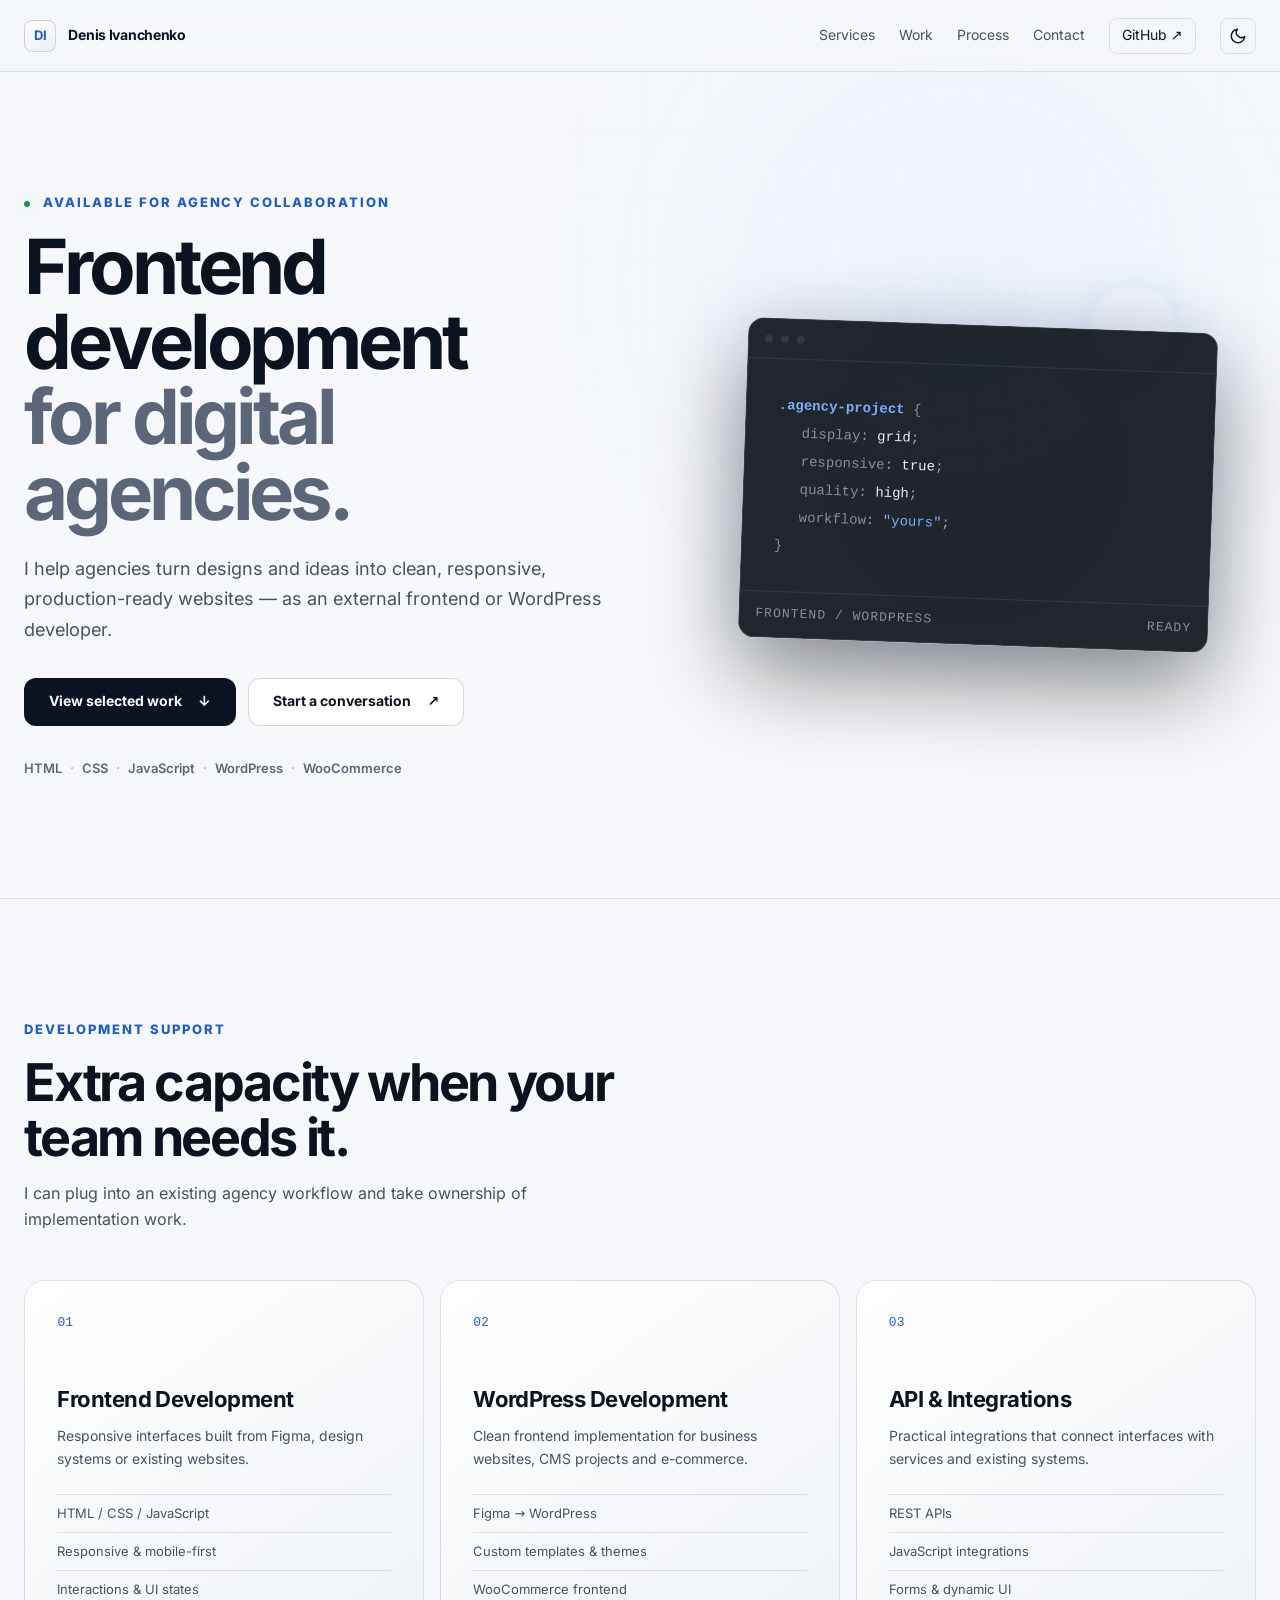
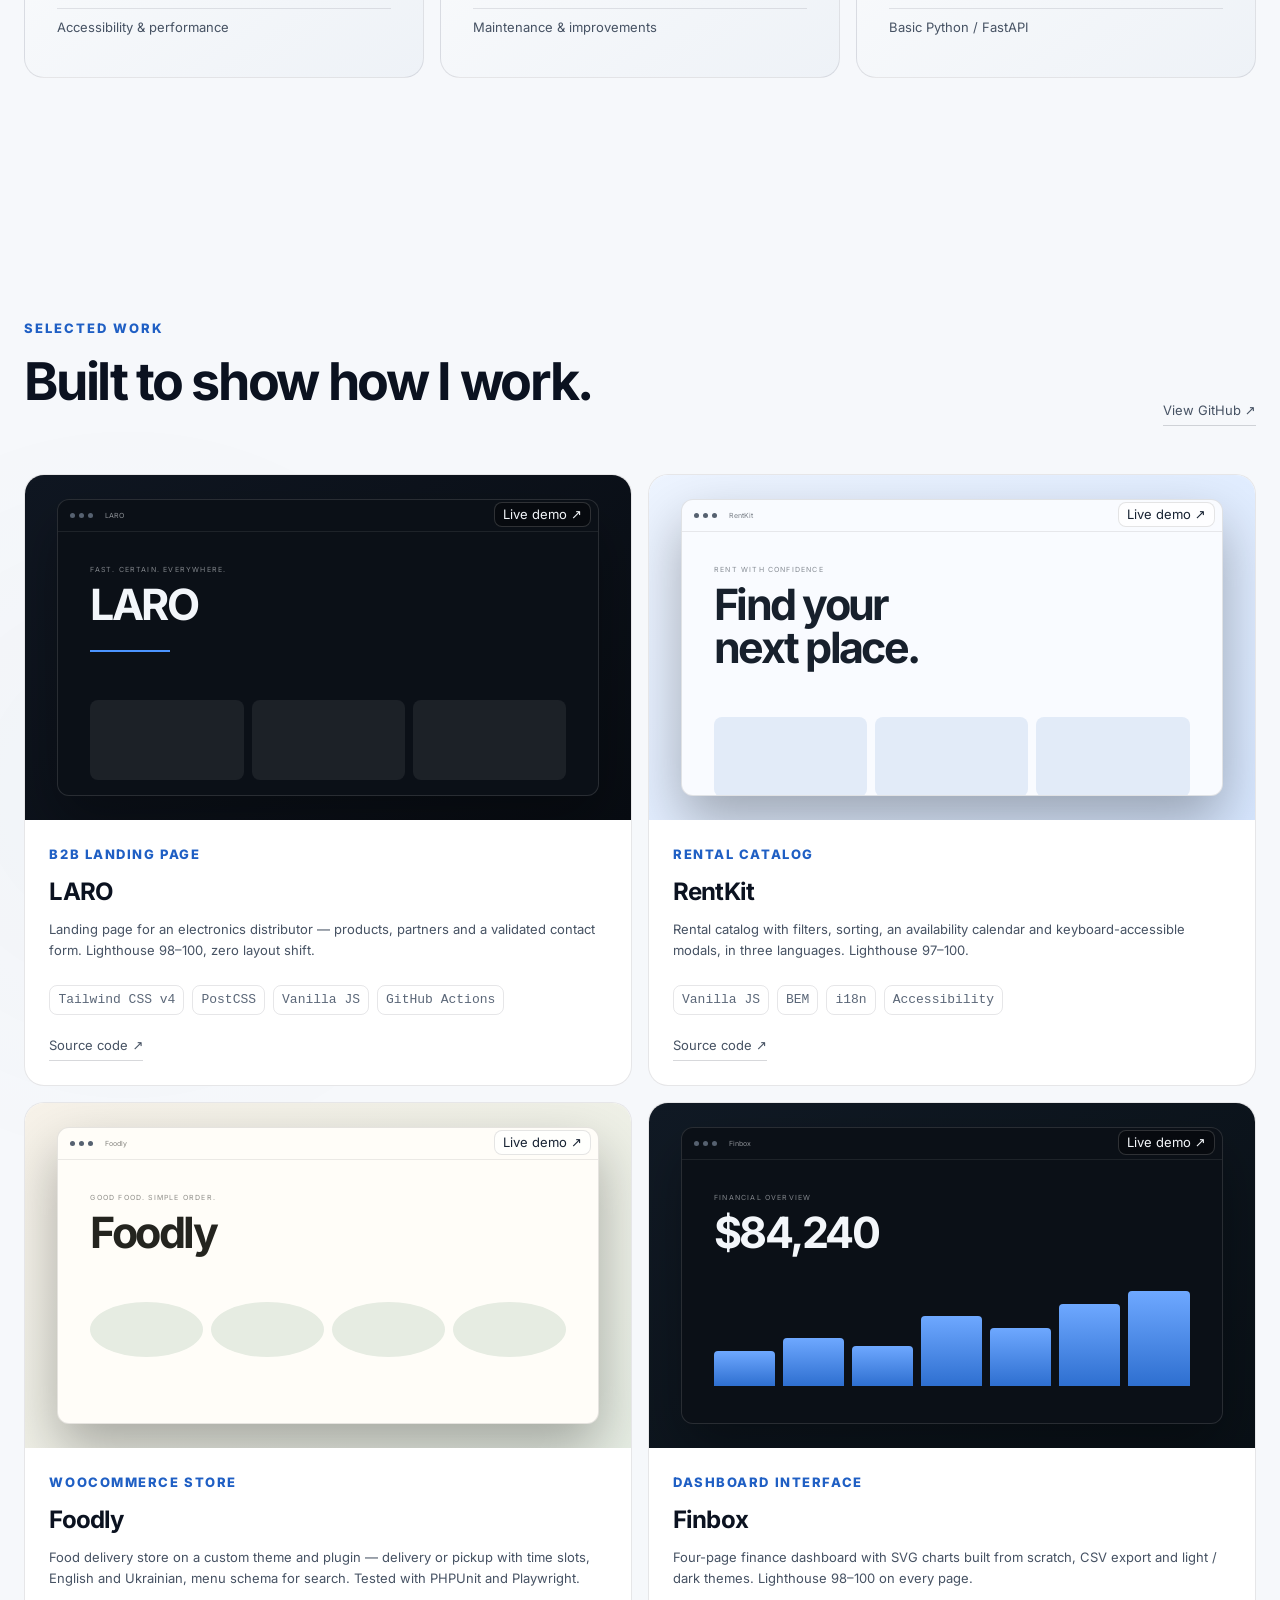
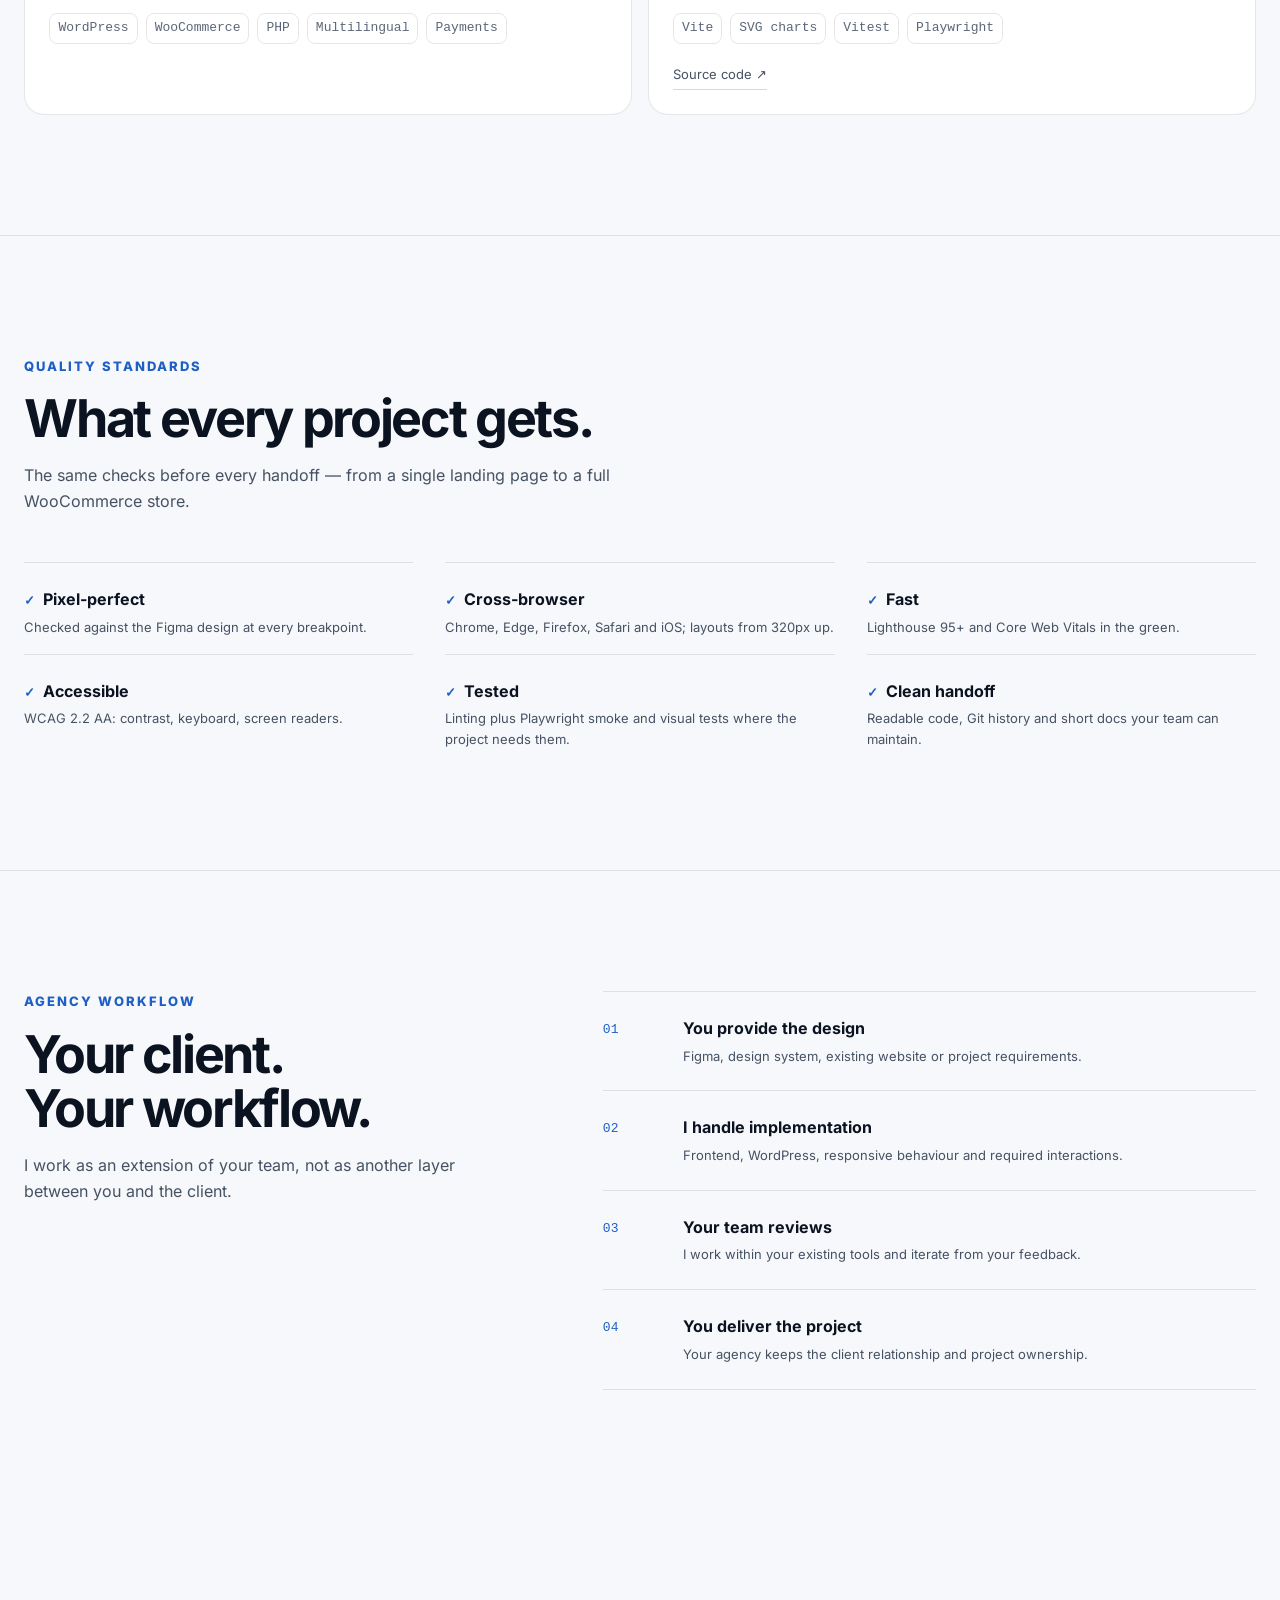
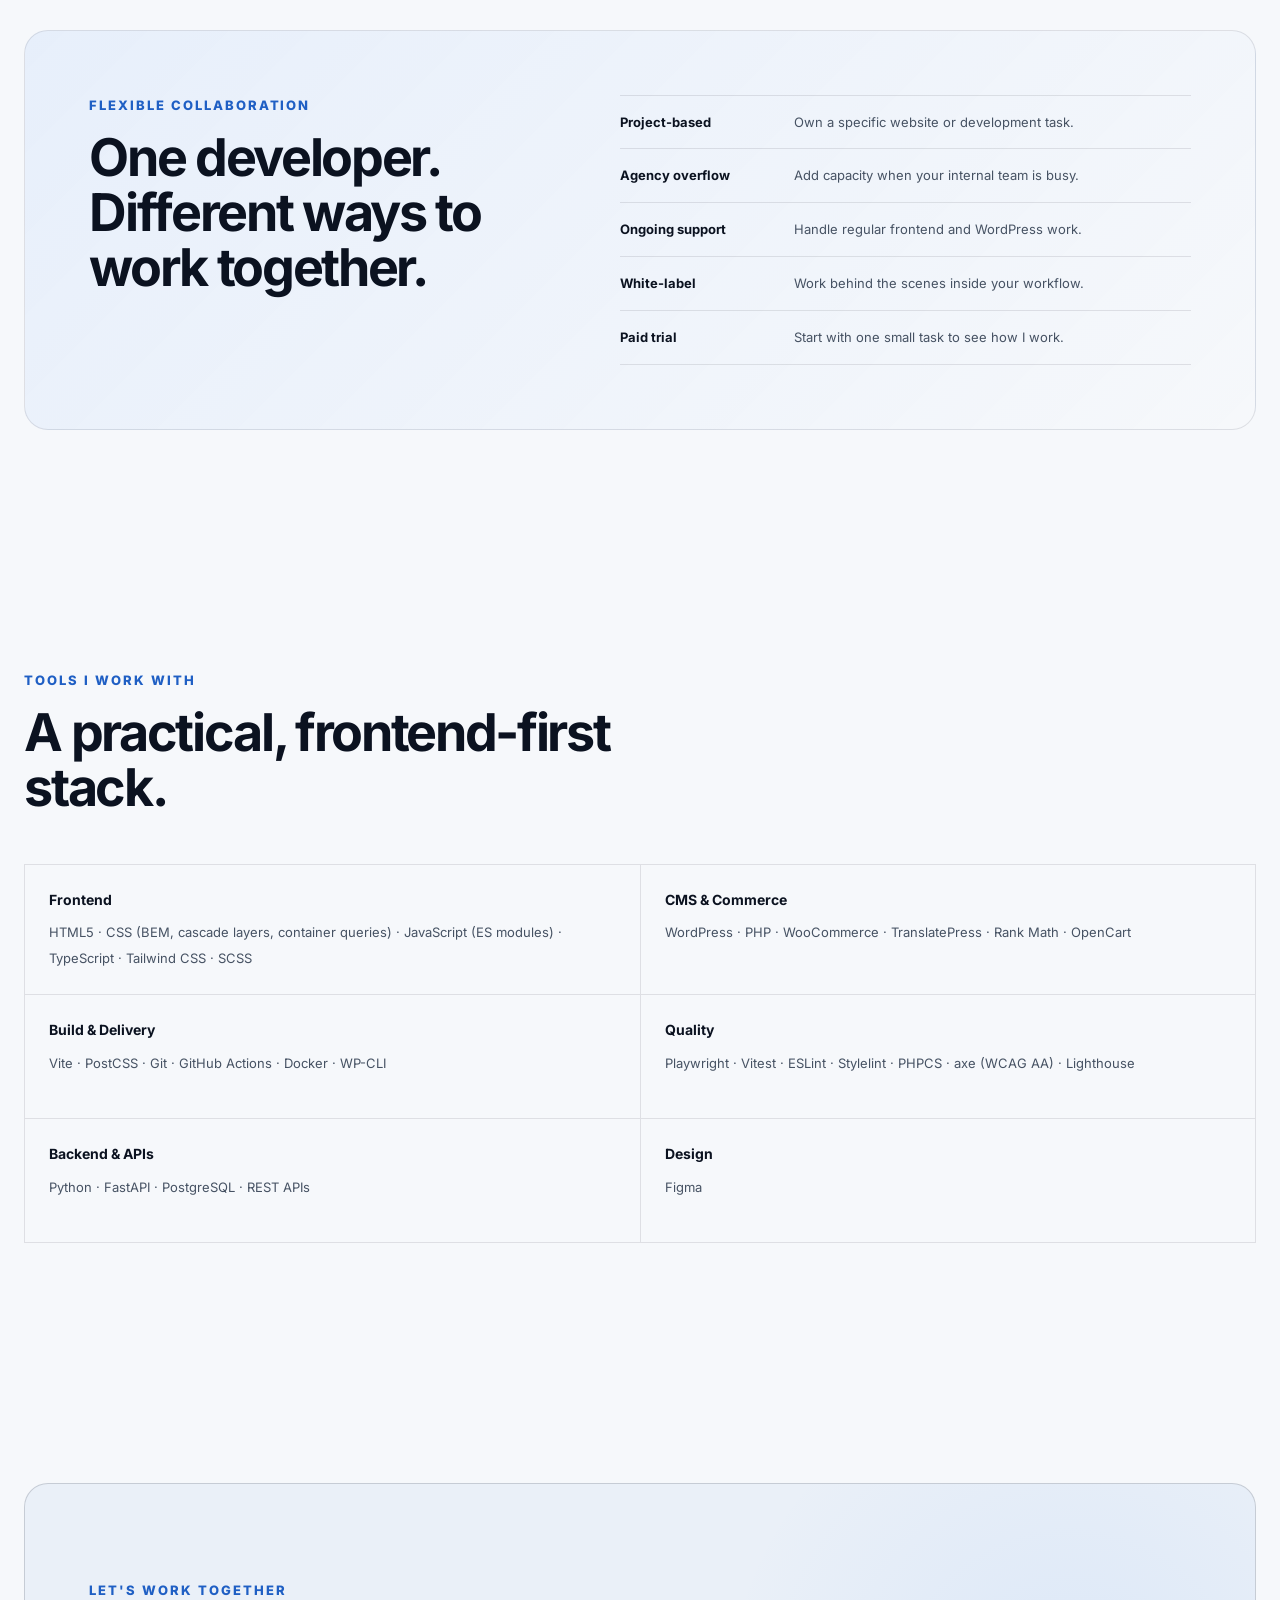
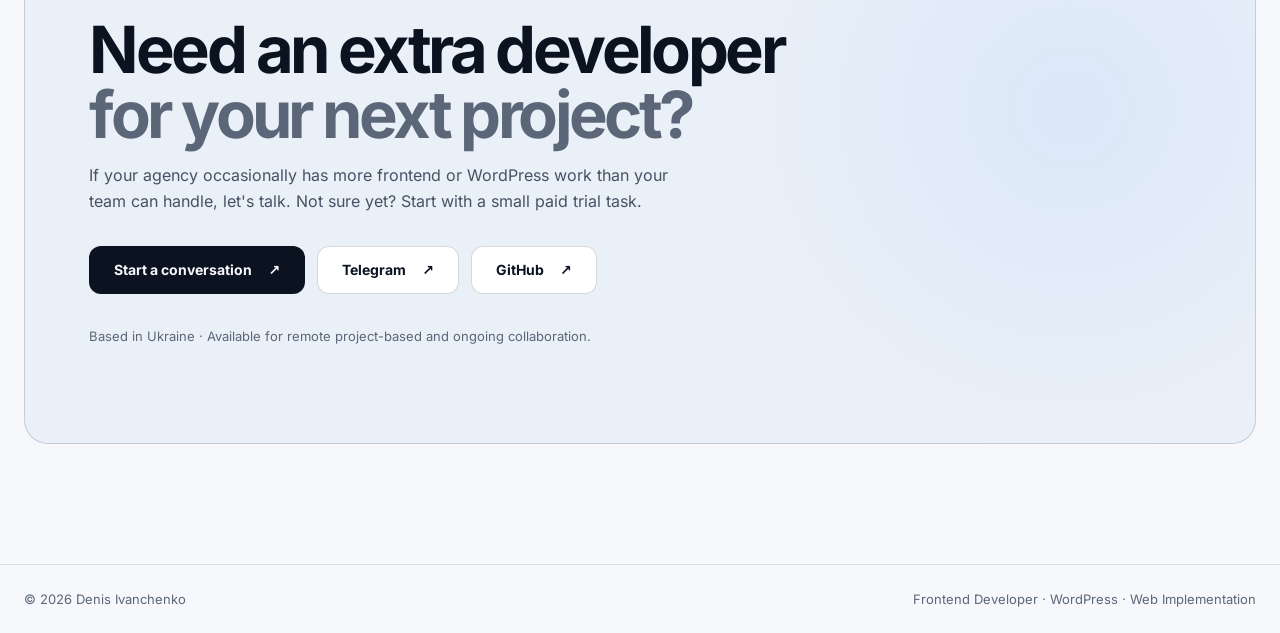
<file: index.html>
<!doctype html>
<html lang="en">
<head>
  <meta charset="utf-8">
  <meta name="viewport" content="width=device-width, initial-scale=1">
  <meta name="description" content="Denis Ivanchenko — Frontend Developer for digital agencies. Frontend, WordPress and web implementation support.">
  <title>Denis Ivanchenko — Frontend Developer for Digital Agencies</title>
  <link rel="canonical" href="https://denivanchenko.com/">
  <link rel="icon" href="favicon.ico" sizes="32x32">
  <link rel="icon" href="favicon.svg" type="image/svg+xml">
  <link rel="apple-touch-icon" href="apple-touch-icon.png">
  <meta property="og:type" content="website">
  <meta property="og:url" content="https://denivanchenko.com/">
  <meta property="og:title" content="Denis Ivanchenko — Frontend Developer for Digital Agencies">
  <meta property="og:description" content="Denis Ivanchenko — Frontend Developer for digital agencies. Frontend, WordPress and web implementation support.">
  <meta property="og:site_name" content="Denis Ivanchenko">
  <meta property="og:locale" content="en_US">
  <meta property="og:image" content="https://denivanchenko.com/assets/img/og-image.jpg">
  <meta property="og:image:width" content="1200">
  <meta property="og:image:height" content="630">
  <meta property="og:image:alt" content="Denis Ivanchenko — Frontend development for digital agencies, with previews of the LARO and Finbox projects">
  <meta name="twitter:card" content="summary_large_image">
  <script type="application/ld+json">
    {
      "@context": "https://schema.org",
      "@type": "Person",
      "name": "Denis Ivanchenko",
      "url": "https://denivanchenko.com/",
      "jobTitle": "Frontend Developer",
      "sameAs": ["https://github.com/den-dev-web"]
    }
  </script>
  <script>
    // Apply the saved theme before first paint to avoid a flash of the wrong theme
    try {
      const savedTheme = localStorage.getItem("theme");
      if (savedTheme === "light" || savedTheme === "dark") document.documentElement.dataset.theme = savedTheme;
    } catch {}
  </script>
  <link rel="stylesheet" href="css/tokens.css">
  <link rel="stylesheet" href="css/base.css">
  <link rel="stylesheet" href="css/layout.css">
  <link rel="stylesheet" href="css/components/header.css">
  <link rel="stylesheet" href="css/components/button.css">
  <link rel="stylesheet" href="css/components/eyebrow.css">
  <link rel="stylesheet" href="css/components/section-heading.css">
  <link rel="stylesheet" href="css/components/service-card.css">
  <link rel="stylesheet" href="css/components/project-card.css">
  <link rel="stylesheet" href="css/components/quality.css">
  <link rel="stylesheet" href="css/components/process.css">
  <link rel="stylesheet" href="css/components/collab.css">
  <link rel="stylesheet" href="css/components/stack.css">
  <link rel="stylesheet" href="css/components/contact.css">
  <link rel="stylesheet" href="css/components/footer.css">
  <link rel="stylesheet" href="css/components/hero.css">
  <link rel="stylesheet" href="css/utils.css">
  <script type="module" src="js/main.js"></script>
  <script data-goatcounter="https://den-dev-web.goatcounter.com/count" async src="https://gc.zgo.at/count.js"></script>
</head>
<body>
<a class="skip-link" href="#top">Skip to content</a>
<header class="header">
  <div class="container header__inner">
    <a class="header__brand" href="#top">
      <span class="header__brand-mark" aria-hidden="true">DI</span><span>Denis Ivanchenko</span>
    </a>
    <button class="header__theme" type="button" aria-label="Switch theme" data-theme-toggle>
      <svg class="header__theme-icon header__theme-icon--sun" viewBox="0 0 24 24" width="18" height="18" fill="none" stroke="currentColor" stroke-width="2" stroke-linecap="round" aria-hidden="true" focusable="false"><circle cx="12" cy="12" r="4"/><path d="M12 2v2M12 20v2M4.93 4.93l1.41 1.41M17.66 17.66l1.41 1.41M2 12h2M20 12h2M4.93 19.07l1.41-1.41M17.66 6.34l1.41-1.41"/></svg>
      <svg class="header__theme-icon header__theme-icon--moon" viewBox="0 0 24 24" width="18" height="18" fill="none" stroke="currentColor" stroke-width="2" stroke-linecap="round" stroke-linejoin="round" aria-hidden="true" focusable="false"><path d="M21 12.79A9 9 0 1 1 11.21 3 7 7 0 0 0 21 12.79z"/></svg>
    </button>
    <button class="header__toggle" type="button" aria-expanded="false" aria-controls="primary-menu" aria-label="Menu" data-menu-button>
      <span class="header__toggle-line"></span><span class="header__toggle-line"></span><span class="header__toggle-line"></span>
    </button>
    <nav class="header__nav" id="primary-menu" aria-label="Primary navigation" data-menu>
      <ul class="header__menu">
        <li class="header__item"><a class="header__link" href="#services">Services</a></li>
        <li class="header__item"><a class="header__link" href="#work">Work</a></li>
        <li class="header__item"><a class="header__link" href="#process">Process</a></li>
        <li class="header__item"><a class="header__link" href="#contact">Contact</a></li>
        <li class="header__item"><a class="header__link header__link--github" href="https://github.com/den-dev-web" data-goatcounter-click="github-header" target="_blank" rel="noreferrer">GitHub <span aria-hidden="true">↗</span><span class="visually-hidden">(opens in a new tab)</span></a></li>
      </ul>
    </nav>
  </div>
</header>

<main id="top">
<section class="hero section">
  <div class="container hero__grid">
    <div class="hero__copy">
      <p class="eyebrow"><span class="hero__status-dot"></span> Available for agency collaboration</p>
      <h1 class="hero__title">Frontend development<br><span class="hero__title-accent">for digital agencies.</span></h1>
      <p class="hero__text">I help agencies turn designs and ideas into clean, responsive, production-ready websites — as an external frontend or WordPress developer.</p>
      <div class="hero__actions">
        <a class="button button--primary" href="#work" data-goatcounter-click="hero-work">View selected work <span aria-hidden="true">↓</span></a>
        <a class="button button--secondary" href="#contact" data-goatcounter-click="hero-contact">Start a conversation <span aria-hidden="true">↗</span></a>
      </div>
      <div class="hero__tech"><span>HTML</span><span class="hero__tech-separator" aria-hidden="true">·</span><span>CSS</span><span class="hero__tech-separator" aria-hidden="true">·</span><span>JavaScript</span><span class="hero__tech-separator" aria-hidden="true">·</span><span>WordPress</span><span class="hero__tech-separator" aria-hidden="true">·</span><span>WooCommerce</span></div>
    </div>

    <div class="hero__visual" aria-hidden="true">
      <div class="hero__orb hero__orb--large"></div><div class="hero__orb hero__orb--small"></div><div class="hero__grid-lines"></div>
      <div class="hero__code">
        <div class="hero__code-bar"><span class="hero__code-dot"></span><span class="hero__code-dot"></span><span class="hero__code-dot"></span></div>
        <div class="hero__code-body">
          <span class="hero__code-selector">.agency-project</span> <span class="hero__code-punct">{</span>
          <p class="hero__code-line"><span class="hero__code-token hero__code-token--key">display</span>: <span class="hero__code-token hero__code-token--value">grid</span>;</p>
          <p class="hero__code-line"><span class="hero__code-token hero__code-token--key">responsive</span>: <span class="hero__code-token hero__code-token--value">true</span>;</p>
          <p class="hero__code-line"><span class="hero__code-token hero__code-token--key">quality</span>: <span class="hero__code-token hero__code-token--value">high</span>;</p>
          <p class="hero__code-line"><span class="hero__code-token hero__code-token--key">workflow</span>: <span class="hero__code-token hero__code-token--accent">"yours"</span>;</p>
          <span class="hero__code-punct">}</span>
        </div>
        <div class="hero__code-footer"><span>frontend / wordpress</span><span>ready</span></div>
      </div>
    </div>
  </div>
</section>

<section id="services" class="section section--bordered">
  <div class="container">
    <div class="section-heading">
      <p class="eyebrow">Development support</p>
      <h2 class="section-heading__title">Extra capacity when your team needs it.</h2>
      <p class="section-heading__text">I can plug into an existing agency workflow and take ownership of implementation work.</p>
    </div>
    <div class="service-grid">
      <article class="service-card"><span class="service-card__number">01</span><h3 class="service-card__title">Frontend Development</h3><p class="service-card__text">Responsive interfaces built from Figma, design systems or existing websites.</p><ul class="service-card__list"><li class="service-card__item">HTML / CSS / JavaScript</li><li class="service-card__item">Responsive & mobile-first</li><li class="service-card__item">Interactions & UI states</li><li class="service-card__item">Accessibility & performance</li></ul></article>
      <article class="service-card"><span class="service-card__number">02</span><h3 class="service-card__title">WordPress Development</h3><p class="service-card__text">Clean frontend implementation for business websites, CMS projects and e-commerce.</p><ul class="service-card__list"><li class="service-card__item">Figma → WordPress</li><li class="service-card__item">Custom templates & themes</li><li class="service-card__item">WooCommerce frontend</li><li class="service-card__item">Maintenance & improvements</li></ul></article>
      <article class="service-card"><span class="service-card__number">03</span><h3 class="service-card__title">API & Integrations</h3><p class="service-card__text">Practical integrations that connect interfaces with services and existing systems.</p><ul class="service-card__list"><li class="service-card__item">REST APIs</li><li class="service-card__item">JavaScript integrations</li><li class="service-card__item">Forms & dynamic UI</li><li class="service-card__item">Basic Python / FastAPI</li></ul></article>
    </div>
  </div>
</section>

<section id="work" class="section">
  <div class="container">
    <div class="section-heading section-heading--split">
      <div><p class="eyebrow">Selected work</p><h2 class="section-heading__title">Built to show how I work.</h2></div>
      <a class="section-heading__link" href="https://github.com/den-dev-web" data-goatcounter-click="github-work" target="_blank" rel="noreferrer">View GitHub <span aria-hidden="true">↗</span><span class="visually-hidden">(opens in a new tab)</span></a>
    </div>

    <div class="project-grid">
      <article class="project-card project-card--laro">
        <a class="project-card__media" href="https://den-dev-web.github.io/laro/" data-goatcounter-click="live-demo-laro" target="_blank" rel="noreferrer" aria-label="Live demo: LARO (opens in a new tab)">
          <div class="project-card__screen" aria-hidden="true"><div class="project-card__screen-bar"><span class="project-card__screen-dot"></span><span class="project-card__screen-dot"></span><span class="project-card__screen-dot"></span><small class="project-card__screen-title">LARO</small></div><div class="project-card__screen-body"><span class="project-card__kicker">FAST. CERTAIN. EVERYWHERE.</span><strong class="project-card__headline">LARO</strong><div class="project-card__accent-line"></div><div class="project-card__blocks"><span class="project-card__block"></span><span class="project-card__block"></span><span class="project-card__block"></span></div></div></div>
          <span class="project-card__badge">Live demo <span aria-hidden="true">↗</span></span>
        </a>
        <div class="project-card__info"><p class="project-card__type">B2B landing page</p><h3 class="project-card__title">LARO</h3><p class="project-card__text">Landing page for an electronics distributor — products, partners and a validated contact form. Lighthouse 98–&#8288;100, zero layout shift.</p><div class="project-card__tags"><span class="project-card__tag">Tailwind CSS v4</span><span class="project-card__tag">PostCSS</span><span class="project-card__tag">Vanilla JS</span><span class="project-card__tag">GitHub Actions</span></div><a class="project-card__repo" href="https://github.com/den-dev-web/laro" data-goatcounter-click="repo-laro" target="_blank" rel="noreferrer">Source code <span aria-hidden="true">↗</span><span class="visually-hidden">of LARO on GitHub (opens in a new tab)</span></a></div>
      </article>

      <article class="project-card project-card--rentkit">
        <a class="project-card__media" href="https://den-dev-web.github.io/rentkit/" data-goatcounter-click="live-demo-rentkit" target="_blank" rel="noreferrer" aria-label="Live demo: RentKit (opens in a new tab)">
          <div class="project-card__screen" aria-hidden="true"><div class="project-card__screen-bar"><span class="project-card__screen-dot"></span><span class="project-card__screen-dot"></span><span class="project-card__screen-dot"></span><small class="project-card__screen-title">RentKit</small></div><div class="project-card__screen-body"><span class="project-card__kicker">RENT WITH CONFIDENCE</span><strong class="project-card__headline">Find your<br>next place.</strong><div class="project-card__blocks"><span class="project-card__block"></span><span class="project-card__block"></span><span class="project-card__block"></span></div></div></div>
          <span class="project-card__badge">Live demo <span aria-hidden="true">↗</span></span>
        </a>
        <div class="project-card__info"><p class="project-card__type">Rental catalog</p><h3 class="project-card__title">RentKit</h3><p class="project-card__text">Rental catalog with filters, sorting, an availability calendar and keyboard-accessible modals, in three languages. Lighthouse 97–&#8288;100.</p><div class="project-card__tags"><span class="project-card__tag">Vanilla JS</span><span class="project-card__tag">BEM</span><span class="project-card__tag">i18n</span><span class="project-card__tag">Accessibility</span></div><a class="project-card__repo" href="https://github.com/den-dev-web/rentkit" data-goatcounter-click="repo-rentkit" target="_blank" rel="noreferrer">Source code <span aria-hidden="true">↗</span><span class="visually-hidden">of RentKit on GitHub (opens in a new tab)</span></a></div>
      </article>

      <article class="project-card project-card--foodly">
        <a class="project-card__media" href="https://foodly.denivanchenko.com/" data-goatcounter-click="live-demo-foodly-wp" target="_blank" rel="noreferrer" aria-label="Live demo: Foodly (opens in a new tab)">
          <div class="project-card__screen" aria-hidden="true"><div class="project-card__screen-bar"><span class="project-card__screen-dot"></span><span class="project-card__screen-dot"></span><span class="project-card__screen-dot"></span><small class="project-card__screen-title">Foodly</small></div><div class="project-card__screen-body"><span class="project-card__kicker">GOOD FOOD. SIMPLE ORDER.</span><strong class="project-card__headline">Foodly</strong><div class="project-card__blocks project-card__blocks--round"><span class="project-card__block"></span><span class="project-card__block"></span><span class="project-card__block"></span><span class="project-card__block"></span></div></div></div>
          <span class="project-card__badge">Live demo <span aria-hidden="true">↗</span></span>
        </a>
        <div class="project-card__info project-card__info--no-repo"><p class="project-card__type">WooCommerce store</p><h3 class="project-card__title">Foodly</h3><p class="project-card__text">Food delivery store on a custom theme and plugin — delivery or pickup with time slots, English and Ukrainian, menu schema for search. Tested with PHPUnit and Playwright.</p><div class="project-card__tags"><span class="project-card__tag">WordPress</span><span class="project-card__tag">WooCommerce</span><span class="project-card__tag">PHP</span><span class="project-card__tag">Multilingual</span><span class="project-card__tag">Payments</span></div></div>
      </article>

      <article class="project-card project-card--finbox">
        <a class="project-card__media" href="https://den-dev-web.github.io/finbox/" data-goatcounter-click="live-demo-finbox" target="_blank" rel="noreferrer" aria-label="Live demo: Finbox (opens in a new tab)">
          <div class="project-card__screen" aria-hidden="true"><div class="project-card__screen-bar"><span class="project-card__screen-dot"></span><span class="project-card__screen-dot"></span><span class="project-card__screen-dot"></span><small class="project-card__screen-title">Finbox</small></div><div class="project-card__screen-body"><span class="project-card__kicker">FINANCIAL OVERVIEW</span><strong class="project-card__headline">$84,240</strong><div class="project-card__chart"><span class="project-card__bar" style="height: 35%"></span><span class="project-card__bar" style="height: 48%"></span><span class="project-card__bar" style="height: 40%"></span><span class="project-card__bar" style="height: 70%"></span><span class="project-card__bar" style="height: 58%"></span><span class="project-card__bar" style="height: 82%"></span><span class="project-card__bar" style="height: 95%"></span></div></div></div>
          <span class="project-card__badge">Live demo <span aria-hidden="true">↗</span></span>
        </a>
        <div class="project-card__info"><p class="project-card__type">Dashboard interface</p><h3 class="project-card__title">Finbox</h3><p class="project-card__text">Four-page finance dashboard with SVG charts built from scratch, CSV export and light / dark themes. Lighthouse 98–&#8288;100 on every page.</p><div class="project-card__tags"><span class="project-card__tag">Vite</span><span class="project-card__tag">SVG charts</span><span class="project-card__tag">Vitest</span><span class="project-card__tag">Playwright</span></div><a class="project-card__repo" href="https://github.com/den-dev-web/finbox" data-goatcounter-click="repo-finbox" target="_blank" rel="noreferrer">Source code <span aria-hidden="true">↗</span><span class="visually-hidden">of Finbox on GitHub (opens in a new tab)</span></a></div>
      </article>
    </div>
  </div>
</section>

<section id="quality" class="section section--bordered">
  <div class="container">
    <div class="section-heading"><p class="eyebrow">Quality standards</p><h2 class="section-heading__title">What every project gets.</h2><p class="section-heading__text">The same checks before every handoff — from a single landing page to a full WooCommerce store.</p></div>
    <ul class="quality">
      <li class="quality__item"><h3 class="quality__title"><span class="quality__mark" aria-hidden="true">✓</span>Pixel-perfect</h3><p class="quality__text">Checked against the Figma design at every breakpoint.</p></li>
      <li class="quality__item"><h3 class="quality__title"><span class="quality__mark" aria-hidden="true">✓</span>Cross-browser</h3><p class="quality__text">Chrome, Edge, Firefox, Safari and iOS; layouts from 320px up.</p></li>
      <li class="quality__item"><h3 class="quality__title"><span class="quality__mark" aria-hidden="true">✓</span>Fast</h3><p class="quality__text">Lighthouse 95+ and Core Web Vitals in the green.</p></li>
      <li class="quality__item"><h3 class="quality__title"><span class="quality__mark" aria-hidden="true">✓</span>Accessible</h3><p class="quality__text">WCAG 2.2 AA: contrast, keyboard, screen readers.</p></li>
      <li class="quality__item"><h3 class="quality__title"><span class="quality__mark" aria-hidden="true">✓</span>Tested</h3><p class="quality__text">Linting plus Playwright smoke and visual tests where the project needs them.</p></li>
      <li class="quality__item"><h3 class="quality__title"><span class="quality__mark" aria-hidden="true">✓</span>Clean handoff</h3><p class="quality__text">Readable code, Git history and short docs your team can maintain.</p></li>
    </ul>
  </div>
</section>

<section id="process" class="section section--bordered">
  <div class="container process">
    <div class="section-heading"><p class="eyebrow">Agency workflow</p><h2 class="section-heading__title">Your client.<br>Your workflow.</h2><p class="section-heading__text">I work as an extension of your team, not as another layer between you and the client.</p></div>
    <ol class="process__list">
      <li class="process__item"><span class="process__number" aria-hidden="true">01</span><div><h3 class="process__title">You provide the design</h3><p class="process__text">Figma, design system, existing website or project requirements.</p></div></li>
      <li class="process__item"><span class="process__number" aria-hidden="true">02</span><div><h3 class="process__title">I handle implementation</h3><p class="process__text">Frontend, WordPress, responsive behaviour and required interactions.</p></div></li>
      <li class="process__item"><span class="process__number" aria-hidden="true">03</span><div><h3 class="process__title">Your team reviews</h3><p class="process__text">I work within your existing tools and iterate from your feedback.</p></div></li>
      <li class="process__item"><span class="process__number" aria-hidden="true">04</span><div><h3 class="process__title">You deliver the project</h3><p class="process__text">Your agency keeps the client relationship and project ownership.</p></div></li>
    </ol>
  </div>
</section>

<section class="section collaboration">
  <div class="container">
    <div class="collab">
      <div><p class="eyebrow">Flexible collaboration</p><h2 class="collab__title">One developer.<br>Different ways to work together.</h2></div>
      <dl class="collab__list">
        <div class="collab__row"><dt class="collab__term">Project-based</dt><dd class="collab__desc">Own a specific website or development task.</dd></div>
        <div class="collab__row"><dt class="collab__term">Agency overflow</dt><dd class="collab__desc">Add capacity when your internal team is busy.</dd></div>
        <div class="collab__row"><dt class="collab__term">Ongoing support</dt><dd class="collab__desc">Handle regular frontend and WordPress work.</dd></div>
        <div class="collab__row"><dt class="collab__term">White-label</dt><dd class="collab__desc">Work behind the scenes inside your workflow.</dd></div>
        <div class="collab__row"><dt class="collab__term">Paid trial</dt><dd class="collab__desc">Start with one small task to see how I work.</dd></div>
      </dl>
    </div>
  </div>
</section>

<section class="section stack">
  <div class="container">
    <div class="section-heading"><p class="eyebrow">Tools I work with</p><h2 class="section-heading__title">A practical, frontend-first stack.</h2></div>
    <ul class="stack__grid">
      <li class="stack__cell"><strong class="stack__title">Frontend</strong><span class="stack__items">HTML5 · CSS (BEM, cascade layers, container queries) · JavaScript (ES modules) · TypeScript · Tailwind CSS · SCSS</span></li>
      <li class="stack__cell"><strong class="stack__title">CMS & Commerce</strong><span class="stack__items">WordPress · PHP · WooCommerce · TranslatePress · Rank Math · OpenCart</span></li>
      <li class="stack__cell"><strong class="stack__title">Build & Delivery</strong><span class="stack__items">Vite · PostCSS · Git · GitHub Actions · Docker · WP-CLI</span></li>
      <li class="stack__cell"><strong class="stack__title">Quality</strong><span class="stack__items">Playwright · Vitest · ESLint · Stylelint · PHPCS · axe (WCAG AA) · Lighthouse</span></li>
      <li class="stack__cell"><strong class="stack__title">Backend & APIs</strong><span class="stack__items">Python · FastAPI · PostgreSQL · REST APIs</span></li>
      <li class="stack__cell"><strong class="stack__title">Design</strong><span class="stack__items">Figma</span></li>
    </ul>
  </div>
</section>

<section id="contact" class="section">
  <div class="container">
    <div class="contact">
      <p class="eyebrow">Let's work together</p>
      <h2 class="contact__title">Need an extra developer<br><span class="contact__title-accent">for your next project?</span></h2>
      <p class="contact__text">If your agency occasionally has more frontend or WordPress work than your team can handle, let's talk. Not sure yet? Start with a small paid trial task.</p>
      <div class="contact__actions">
        <a class="button button--primary" href="mailto:maxden403@gmail.com" data-goatcounter-click="email-contact">Start a conversation <span aria-hidden="true">↗</span></a>
        <a class="button button--secondary" href="https://t.me/MaxdDen" data-goatcounter-click="telegram-contact" target="_blank" rel="noreferrer">Telegram <span aria-hidden="true">↗</span><span class="visually-hidden">(opens in a new tab)</span></a>
        <a class="button button--secondary" href="https://github.com/den-dev-web" data-goatcounter-click="github-contact" target="_blank" rel="noreferrer">GitHub <span aria-hidden="true">↗</span><span class="visually-hidden">(opens in a new tab)</span></a>
      </div>
      <p class="contact__note">Based in Ukraine · Available for remote project-based and ongoing collaboration.</p>
    </div>
  </div>
</section>
</main>

<footer class="footer"><div class="container footer__inner"><span>© <span data-current-year>2026</span> Denis Ivanchenko</span><span>Frontend Developer · WordPress · Web Implementation</span></div></footer>
</body>
</html>
</file>
<file: css/tokens.css>
@font-face {
  font-family: "Inter";
  src: url("../assets/fonts/inter-latin-400-normal.woff2") format("woff2");
  font-weight: 400;
  font-style: normal;
  font-display: swap;
}
@font-face {
  font-family: "Inter";
  src: url("../assets/fonts/inter-latin-600-normal.woff2") format("woff2");
  font-weight: 600;
  font-style: normal;
  font-display: swap;
}
@font-face {
  font-family: "Inter";
  src: url("../assets/fonts/inter-latin-700-normal.woff2") format("woff2");
  font-weight: 700;
  font-style: normal;
  font-display: swap;
}
@font-face {
  font-family: "Inter";
  src: url("../assets/fonts/inter-latin-800-normal.woff2") format("woff2");
  font-weight: 800;
  font-style: normal;
  font-display: swap;
}

:root {
  /* Fonts */
  --font-body: "Inter", ui-sans-serif, system-ui, -apple-system, BlinkMacSystemFont, "Segoe UI", sans-serif;
  --font-heading: var(--font-body);
  --font-mono: "SFMono-Regular", Consolas, monospace;

  --font-weight-regular: 400;
  --font-weight-semibold: 600;
  --font-weight-bold: 700;
  --font-weight-extrabold: 800;

  /* Fluid type scale, 320px → 1280px; minimum 12px */
  --text-xs: clamp(0.75rem, 0.7292rem + 0.1042vw, 0.8125rem);  /* 12 → 13 */
  --text-s: clamp(0.8125rem, 0.7917rem + 0.1042vw, 0.875rem);  /* 13 → 14 */
  --text-base: clamp(0.9375rem, 0.9167rem + 0.1042vw, 1rem);   /* 15 → 16 */
  --text-m: clamp(1rem, 0.9583rem + 0.2083vw, 1.125rem);       /* 16 → 18 */
  --text-l: clamp(1.125rem, 1.042rem + 0.4167vw, 1.375rem);    /* 18 → 22 */
  --text-xl: clamp(1.25rem, 1.167rem + 0.4167vw, 1.5rem);      /* 20 → 24 */
  --text-2xl: clamp(1.688rem, 1.354rem + 1.667vw, 2.688rem);   /* 27 → 43 */
  --text-3xl: clamp(2rem, 1.583rem + 2.083vw, 3.25rem);        /* 32 → 52 */
  --text-4xl: clamp(2.5rem, 1.979rem + 2.604vw, 4.062rem);     /* 40 → 65 */
  --text-5xl: clamp(2.625rem, 1.917rem + 3.542vw, 4.75rem);    /* 42 → 76 */

  /* Colors — dark theme (default) */
  color-scheme: dark;
  --color-bg: #080b10;
  --color-bg-soft: #0d1118;
  --color-surface: #10151d;
  --color-surface-raised: #0d131c;
  --color-text: #f3f6fa;
  --color-text-muted: #9aa6b5;
  --color-text-subtle: #7a8593; /* ≥ 4.5:1 on every surface (was #687484) */
  --color-accent: #6ea8ff;
  --color-success: #69d391;
  --color-line: rgba(255, 255, 255, 0.09);
  --color-line-strong: rgba(255, 255, 255, 0.15);
  --color-line-hover: rgba(255, 255, 255, 0.28);
  --color-header-bg: rgba(8, 11, 16, 0.76);
  --gradient-brand-mark: linear-gradient(145deg, #172334, #0c121a);
  --color-success-glow: rgba(105, 211, 145, 0.6);

  /* Accent glow: rgb(var(--glow-rgb) / alpha); glow elements fade by --glow-opacity */
  --glow-rgb: 63 140 255;
  --glow-slate-rgb: 70 100 145;
  --glow-opacity: 1;
  --color-grid-line: rgba(255, 255, 255, 0.025);

  /* Code card — stays dark in both themes */
  --color-code-bg: rgba(12, 17, 24, 0.91);
  --color-code-border: rgba(255, 255, 255, 0.15);
  --color-code-line: rgba(255, 255, 255, 0.09);
  --color-code-dot: #303945;
  --color-code-text: #9aa6b5;
  --color-code-key: #858f9d;
  --color-code-value: #e8edf4;
  --color-code-accent: #78aeff;
  --color-code-punct: #868f9b;
  --color-code-meta: #858f9c;

  /* Project mockups — fixed palettes of the real sites, same in both themes */
  --mock-dot: #566170;
  --mock-accent: #4b94ff;
  --mock-chart: linear-gradient(to top, #2e6fd0, #6ea8ff);
  --mock-dark-bg: #0b1017;
  --mock-dark-text: #f3f6fa;
  --mock-dark-border: rgba(255, 255, 255, 0.12);
  --mock-dark-divider: rgba(255, 255, 255, 0.08);
  --mock-dark-block: rgba(255, 255, 255, 0.07);
  --mock-dark-badge-bg: rgba(0, 0, 0, 0.35);
  --mock-dark-badge-border: rgba(255, 255, 255, 0.16);
  --mock-light-border: rgba(0, 0, 0, 0.1);
  --mock-light-divider: rgba(0, 0, 0, 0.08);
  --mock-light-badge-bg: rgba(255, 255, 255, 0.75);
  --mock-light-badge-text: #182333;
  --mock-laro-media: linear-gradient(145deg, #101722, #080c12);
  --mock-finbox-media: linear-gradient(145deg, #111a25, #091016);
  --mock-rentkit-media: linear-gradient(145deg, #edf4ff, #d7e7ff);
  --mock-rentkit-bg: #f9fbff;
  --mock-rentkit-text: #17202c;
  --mock-rentkit-block: #e2ebf8;
  --mock-foodly-media: linear-gradient(145deg, #f7f2e9, #e7eee4);
  --mock-foodly-bg: #fffdf8;
  --mock-foodly-text: #24241f;
  --mock-foodly-block: #e6ece2;

  /* Effects */
  --blur-glass: 18px;

  /* Spacing, 4px step */
  --space-3xs: 0.25rem; /* 4 */
  --space-2xs: 0.5rem;  /* 8 */
  --space-xs: 0.75rem;  /* 12 */
  --space-s: 1rem;      /* 16 */
  --space-m: 1.5rem;    /* 24 */
  --space-l: 2rem;      /* 32 */
  --space-xl: 3rem;     /* 48 */
  --space-2xl: 4rem;    /* 64 */
  --space-3xl: 6rem;    /* 96 */
  --space-section: clamp(3.125rem, 1.667rem + 7.292vw, 7.5rem); /* 50 → 120 */

  /* Radii */
  --radius-xs: 4px;
  --radius-s: 8px;
  --radius-m: 12px;
  --radius-l: 16px;
  --radius-xl: 20px;
  --radius-2xl: 24px;
  --radius-full: 50%;

  /* Borders */
  --border-width: 1px;

  /* Shadows */
  --shadow-m: 0 25px 55px rgba(0, 0, 0, 0.3);
  --shadow-l: 0 35px 90px rgba(0, 0, 0, 0.45);
  --shadow-glow: 0 0 60px rgba(63, 140, 255, 0.08);

  /* Motion */
  --duration-fast: 0.2s;
  --duration-base: 0.35s;
  --ease-standard: ease;

  /* Layout */
  --container-max: 1280px;
  --container-gutter: clamp(1rem, 0.825rem + 0.875vw, 1.875rem);
  --header-height: 4.5rem; /* 72 — sticky header */
}

/* Colors — light theme: follows the OS unless the visitor picked dark in the header toggle */
@media (prefers-color-scheme: light) {
  :root:not([data-theme="dark"]) {
    color-scheme: light;
    --color-bg: #f6f8fb;
    --color-bg-soft: #eef2f7;
    --color-surface: #ffffff;
    --color-surface-raised: #eaf0f8;
    --color-text: #0b1220;
    --color-text-muted: #465263;
    --color-text-subtle: #5b6778;
    --color-accent: #1f5fc4;
    --color-success: #1f8f4e;
    --color-line: rgba(11, 18, 32, 0.1);
    --color-line-strong: rgba(11, 18, 32, 0.16);
    --color-line-hover: rgba(11, 18, 32, 0.28);
    --color-header-bg: rgba(246, 248, 251, 0.8);
    --gradient-brand-mark: linear-gradient(145deg, #ffffff, #e9eef6);
    --color-success-glow: rgba(31, 143, 78, 0.35);
    --glow-opacity: 0.5;
    --color-grid-line: rgba(11, 18, 32, 0.06);
  }
}

/* Colors — light theme picked manually in the header toggle */
:root[data-theme="light"] {
  color-scheme: light;
  --color-bg: #f6f8fb;
  --color-bg-soft: #eef2f7;
  --color-surface: #ffffff;
  --color-surface-raised: #eaf0f8;
  --color-text: #0b1220;
  --color-text-muted: #465263;
  --color-text-subtle: #5b6778;
  --color-accent: #1f5fc4;
  --color-success: #1f8f4e;
  --color-line: rgba(11, 18, 32, 0.1);
  --color-line-strong: rgba(11, 18, 32, 0.16);
  --color-line-hover: rgba(11, 18, 32, 0.28);
  --color-header-bg: rgba(246, 248, 251, 0.8);
  --gradient-brand-mark: linear-gradient(145deg, #ffffff, #e9eef6);
  --color-success-glow: rgba(31, 143, 78, 0.35);
  --glow-opacity: 0.5;
  --color-grid-line: rgba(11, 18, 32, 0.06);
}
</file>
<file: css/base.css>
*,
*::before,
*::after {
  box-sizing: border-box;
  margin: 0;
  padding: 0;
}

html {
  -webkit-text-size-adjust: 100%;
  text-size-adjust: 100%;
}

@media (prefers-reduced-motion: no-preference) {
  html {
    scroll-behavior: smooth;
  }
}

body {
  font-family: var(--font-body);
  background: var(--color-bg);
  color: var(--color-text);
  line-height: 1.6; /* project value — see passport Deviations */
  /* Long words wrap everywhere; `anywhere` also lets grid/flex items shrink below the word width. Safari < 15.4 keeps `break-word` */
  overflow-wrap: break-word;
  overflow-wrap: anywhere;
  -webkit-font-smoothing: antialiased;
  -moz-osx-font-smoothing: grayscale;
}

img,
picture,
video,
canvas,
svg {
  display: block;
  max-width: 100%;
  height: auto;
}

/* :focus is the baseline for Safari < 15.4; the second rule hides it for mouse users where :focus-visible exists */
:focus {
  outline: 2px solid var(--color-accent);
  outline-offset: 2px;
}

:focus:not(:focus-visible) {
  outline: none;
}

a {
  color: inherit;
  text-decoration: none;
}

input,
button,
textarea,
select {
  font: inherit;
  color: inherit;
}

button {
  cursor: pointer;
  border: none;
  background: none;
}
</file>
<file: css/layout.css>
/* Anchor targets land below the sticky header */
html {
  scroll-padding-top: var(--header-height);
}

/* Page background: accent glows scroll with the page, the grid stays fixed and fades out downwards */
body {
  position: relative;
  isolation: isolate;
}

body::before,
body::after {
  content: "";
  z-index: -1;
  pointer-events: none;
}

body::before {
  position: fixed;
  inset: 0;
  background-image:
    linear-gradient(var(--color-grid-line) 1px, transparent 1px),
    linear-gradient(90deg, var(--color-grid-line) 1px, transparent 1px);
  background-size: 64px 64px;
  opacity: 0.25;
  -webkit-mask-image: linear-gradient(to bottom, black, transparent 80%);
  mask-image: linear-gradient(to bottom, black, transparent 80%);
}

body::after {
  position: absolute;
  inset: 0;
  background:
    radial-gradient(circle at 75% 4%, rgb(var(--glow-rgb) / 0.09), transparent 28rem),
    radial-gradient(circle at 10% 34%, rgb(var(--glow-slate-rgb) / 0.06), transparent 25rem);
  opacity: var(--glow-opacity);
}

.container {
  width: min(100% - var(--container-gutter) * 2, var(--container-max));
  margin-inline: auto;
}

.section {
  padding-block: var(--space-section);
}

.section--bordered {
  border-top: var(--border-width) solid var(--color-line);
}

/* Hidden above the viewport until it receives keyboard focus */
.skip-link {
  position: absolute;
  top: var(--space-2xs);
  left: var(--space-2xs);
  z-index: 100;
  padding: var(--space-xs) var(--space-s);
  border-radius: var(--radius-s);
  background: var(--color-text);
  color: var(--color-bg);
  font-size: var(--text-s);
  font-weight: var(--font-weight-bold);
  transform: translateY(calc(-100% - var(--space-2xs) * 2));
}

.skip-link:focus {
  transform: none;
}
</file>
<file: css/components/header.css>
.header {
  position: sticky;
  top: 0;
  z-index: 20;
  display: flex;
  align-items: center;
  min-height: var(--header-height);
  border-bottom: var(--border-width) solid var(--color-line);
  background: var(--color-header-bg);
  -webkit-backdrop-filter: blur(var(--blur-glass));
  backdrop-filter: blur(var(--blur-glass));
}

.header__inner {
  display: flex;
  align-items: center;
  gap: var(--space-xs);
}

.header__brand {
  display: inline-flex;
  align-items: center;
  gap: var(--space-xs);
  font-size: var(--text-s);
  font-weight: var(--font-weight-bold);
  letter-spacing: -0.02em;
  margin-right: auto;
}

.header__brand-mark {
  display: grid;
  place-items: center;
  width: 2rem;
  height: 2rem;
  border: var(--border-width) solid var(--color-line-strong);
  border-radius: var(--radius-s);
  background: var(--gradient-brand-mark);
  color: var(--color-accent);
  font-size: var(--text-xs);
}

/* Icon buttons: theme switch and mobile burger */
.header__theme,
.header__toggle {
  display: inline-grid;
  place-content: center;
  gap: var(--space-3xs);
  width: 2.75rem; /* 44 — primary mobile control */
  height: 2.75rem;
  border: var(--border-width) solid var(--color-line);
  border-radius: var(--radius-s);
  color: var(--color-text);
}

/* Icon shows the theme a click switches to: sun in dark, moon in light */
.header__theme-icon--moon {
  display: none;
}

@media (prefers-color-scheme: light) {
  :root:not([data-theme="dark"]) .header__theme-icon--sun {
    display: none;
  }

  :root:not([data-theme="dark"]) .header__theme-icon--moon {
    display: block;
  }
}

:root[data-theme="light"] .header__theme-icon--sun {
  display: none;
}

:root[data-theme="light"] .header__theme-icon--moon {
  display: block;
}

.header__toggle-line {
  display: block;
  width: 1.125rem;
  height: 2px;
  border-radius: 1px;
  background: currentColor;
}

/* Lines fold into a cross: offset = line height + gap */
.header__toggle[aria-expanded="true"] .header__toggle-line:nth-child(1) {
  transform: translateY(6px) rotate(45deg);
}

.header__toggle[aria-expanded="true"] .header__toggle-line:nth-child(2) {
  opacity: 0;
}

.header__toggle[aria-expanded="true"] .header__toggle-line:nth-child(3) {
  transform: translateY(-6px) rotate(-45deg);
}

/* Mobile: dropdown panel under the header, opened by js/modules/menu.js */
.header__nav {
  display: none;
  position: absolute;
  top: 100%;
  left: 0;
  right: 0;
  padding: var(--space-2xs) var(--container-gutter) var(--space-m);
  border-bottom: var(--border-width) solid var(--color-line);
  background: var(--color-bg);
}

.header__nav.is-open {
  display: block;
}

.header__menu {
  display: flex;
  flex-direction: column;
  align-items: flex-start;
  list-style: none;
}

.header__link {
  display: inline-flex;
  align-items: center;
  gap: var(--space-3xs);
  min-height: 2.75rem; /* 44 — mobile touch target */
  color: var(--color-text-muted);
  font-size: var(--text-s);
}

.header__link--github {
  padding-inline: var(--space-xs);
  border: var(--border-width) solid var(--color-line);
  border-radius: var(--radius-s);
  color: var(--color-text);
}

@media (min-width: 768px) {
  .header__inner {
    gap: var(--space-m);
  }

  .header__toggle {
    display: none;
  }

  /* After the menu on desktop; before the burger in DOM so mobile focus order stays logical */
  .header__theme {
    order: 1;
    width: 2.25rem;
    height: 2.25rem;
  }

  .header__nav {
    display: block;
    position: static;
    padding: 0;
    border-bottom: none;
    background: none;
  }

  .header__menu {
    flex-direction: row;
    align-items: center;
    gap: var(--space-m);
  }

  .header__link {
    min-height: 2.25rem; /* 36 — touch target ≥ 24px */
  }
}

@media (hover: hover) {
  .header__link:hover {
    color: var(--color-text);
  }

  .header__theme:hover,
  .header__toggle:hover {
    border-color: var(--color-line-hover);
  }
}

@media (prefers-reduced-motion: no-preference) {
  .header__toggle-line {
    transition: transform var(--duration-fast) var(--ease-standard), opacity var(--duration-fast) var(--ease-standard);
  }
}
</file>
<file: css/components/button.css>
.button {
  display: inline-flex;
  align-items: center;
  justify-content: center;
  gap: var(--space-s);
  min-height: 3rem; /* 48 */
  padding-inline: var(--space-m);
  border: var(--border-width) solid transparent;
  border-radius: var(--radius-m);
  font-size: var(--text-s);
  font-weight: var(--font-weight-bold);
}

/* Inverted colors: light button in the dark theme, dark button in the light theme */
.button--primary {
  background: var(--color-text);
  color: var(--color-bg);
}

.button--secondary {
  border-color: var(--color-line-strong);
  background: var(--color-surface);
}

@media (hover: hover) {
  .button:hover {
    transform: translateY(-2px);
  }

  .button--secondary:hover {
    border-color: var(--color-line-hover);
  }
}

@media (prefers-reduced-motion: no-preference) {
  .button {
    transition: transform var(--duration-fast) var(--ease-standard);
  }
}
</file>
<file: css/components/eyebrow.css>
.eyebrow {
  margin-bottom: var(--space-s);
  color: var(--color-accent);
  font-size: var(--text-xs);
  font-weight: var(--font-weight-extrabold);
  letter-spacing: 0.15em;
  text-transform: uppercase;
}
</file>
<file: css/components/section-heading.css>
.section-heading {
  max-width: 700px;
  margin-bottom: var(--space-xl);
}

.section-heading__title {
  margin-bottom: var(--space-s);
  font-size: var(--text-3xl);
  line-height: 1.05;
  letter-spacing: -0.045em;
}

.section-heading__text {
  max-width: 620px;
  color: var(--color-text-muted);
}

/* Title on one side, link on the other */
.section-heading--split {
  display: flex;
  flex-direction: column;
  align-items: flex-start;
  gap: var(--space-m);
  max-width: none;
}

.section-heading__link {
  display: inline-block;
  padding-block: var(--space-3xs); /* touch target ≥ 24px */
  border-bottom: var(--border-width) solid var(--color-line-strong);
  color: var(--color-text-muted);
  font-size: var(--text-xs);
}

@media (min-width: 768px) {
  .section-heading--split {
    flex-direction: row;
    justify-content: space-between;
    align-items: flex-end;
  }
}

@media (hover: hover) {
  .section-heading__link:hover {
    color: var(--color-text);
  }
}
</file>
<file: css/components/service-card.css>
/* Wrapper of the service cards */
.service-grid {
  display: grid;
  gap: var(--space-s);
}

.service-card {
  display: flex;
  flex-direction: column;
  padding: var(--space-l);
  border: var(--border-width) solid var(--color-line);
  border-radius: var(--radius-xl);
  background: linear-gradient(145deg, var(--color-surface), var(--color-bg-soft));
}

.service-card__number {
  color: var(--color-accent);
  font-family: var(--font-mono);
  font-size: var(--text-xs);
}

.service-card__title {
  margin-block: var(--space-xl) var(--space-2xs);
  font-size: var(--text-l);
  letter-spacing: -0.025em;
}

.service-card__text {
  color: var(--color-text-muted);
  font-size: var(--text-s);
}

/* Pushed to the bottom so lists line up across cards whatever the text length */
.service-card__list {
  margin-top: auto;
  padding-top: var(--space-m);
  list-style: none;
  color: var(--color-text-muted);
  font-size: var(--text-xs);
}

.service-card__item {
  padding-block: var(--space-2xs);
  border-top: var(--border-width) solid var(--color-line);
}

@media (min-width: 992px) {
  .service-grid {
    grid-template-columns: repeat(3, 1fr);
  }
}

@media (hover: hover) {
  .service-card:hover {
    border-color: var(--color-line-strong);
  }
}
</file>
<file: css/components/project-card.css>
/* Wrapper of the project cards */
.project-grid {
  display: grid;
  gap: var(--space-s);
}

.project-card {
  display: flex;
  flex-direction: column;
  overflow: hidden;
  border: var(--border-width) solid var(--color-line);
  border-radius: var(--radius-xl);
  background: var(--color-surface);
}

/* Each project keeps the palette of its real site in both themes */
.project-card--laro,
.project-card--finbox {
  --screen-bg: var(--mock-dark-bg);
  --screen-text: var(--mock-dark-text);
  --screen-border: var(--mock-dark-border);
  --screen-divider: var(--mock-dark-divider);
  --screen-block: var(--mock-dark-block);
  --badge-bg: var(--mock-dark-badge-bg);
  --badge-border: var(--mock-dark-badge-border);
  --badge-text: var(--mock-dark-text);
}

.project-card--rentkit,
.project-card--foodly {
  --screen-border: var(--mock-light-border);
  --screen-divider: var(--mock-light-divider);
  --badge-bg: var(--mock-light-badge-bg);
  --badge-border: var(--mock-light-border);
  --badge-text: var(--mock-light-badge-text);
}

.project-card--laro {
  --media-bg: var(--mock-laro-media);
}

.project-card--finbox {
  --media-bg: var(--mock-finbox-media);
}

.project-card--rentkit {
  --media-bg: var(--mock-rentkit-media);
  --screen-bg: var(--mock-rentkit-bg);
  --screen-text: var(--mock-rentkit-text);
  --screen-block: var(--mock-rentkit-block);
}

.project-card--foodly {
  --media-bg: var(--mock-foodly-media);
  --screen-bg: var(--mock-foodly-bg);
  --screen-text: var(--mock-foodly-text);
  --screen-block: var(--mock-foodly-block);
}

.project-card__media {
  --inset-top: var(--space-m);
  --inset-x: var(--space-m);
  position: relative;
  display: block;
  min-height: clamp(18.75rem, 17.8125rem + 4.6875vw, 21.5625rem); /* 300 → 345 */
  overflow: hidden;
  background: var(--media-bg);
}

/* Mockup of the site — an illustration, aria-hidden in markup */
.project-card__screen {
  position: absolute;
  inset: var(--inset-top) var(--inset-x) var(--space-m);
  overflow: hidden;
  border: var(--border-width) solid var(--screen-border);
  border-radius: var(--radius-m);
  background: var(--screen-bg);
  color: var(--screen-text);
  box-shadow: var(--shadow-m);
}

.project-card__screen-bar {
  display: flex;
  align-items: center;
  gap: var(--space-3xs);
  height: 2rem;
  padding-inline: var(--space-xs);
  border-bottom: var(--border-width) solid var(--screen-divider);
}

.project-card__screen-dot {
  width: 5px;
  height: 5px;
  border-radius: var(--radius-full);
  background: var(--mock-dot);
}

/* Miniature text: scaled-down copy of the real site, below the 12px minimum on purpose */
.project-card__screen-title {
  margin-left: var(--space-2xs); /* next to the dots like a tab title — the badge takes the right side */
  font-size: 7px;
  opacity: 0.55;
}

.project-card__screen-body {
  padding: var(--space-l) var(--space-m);
}

.project-card__kicker {
  display: block;
  margin-bottom: var(--space-2xs);
  font-size: 7px;
  letter-spacing: 0.17em;
  opacity: 0.5;
}

.project-card__headline {
  display: block;
  font-size: var(--text-2xl);
  line-height: 1;
  letter-spacing: -0.06em;
}

.project-card__accent-line {
  width: 80px;
  height: 2px;
  margin-top: var(--space-m);
  background: var(--mock-accent);
}

.project-card__blocks {
  display: flex;
  gap: var(--space-2xs);
  margin-top: var(--space-xl);
}

.project-card__block {
  flex: 1;
  height: 80px;
  border-radius: var(--radius-s);
  background: var(--screen-block);
}

.project-card__blocks--round .project-card__block {
  height: 55px;
  border-radius: var(--radius-full);
}

.project-card__chart {
  display: flex;
  align-items: flex-end;
  gap: var(--space-2xs);
  height: 100px;
  margin-top: var(--space-l);
}

/* Bar heights are data — set inline in markup */
.project-card__bar {
  flex: 1;
  border-radius: var(--radius-xs) var(--radius-xs) 0 0;
  background: var(--mock-chart);
}

.project-card__badge {
  position: absolute;
  top: calc(var(--inset-top) + 3px);
  right: calc(var(--inset-x) + var(--space-2xs));
  padding: 1px var(--space-2xs);
  border: var(--border-width) solid var(--badge-border);
  border-radius: var(--radius-s);
  background: var(--badge-bg);
  color: var(--badge-text);
  font-size: var(--text-xs);
}

/* Fills the card so tags line up across a row whatever the text length */
.project-card__info {
  display: flex;
  flex-direction: column;
  flex: 1;
  padding: var(--space-m);
}

.project-card__type {
  margin-bottom: var(--space-2xs);
  color: var(--color-accent);
  font-size: var(--text-xs);
  font-weight: var(--font-weight-extrabold);
  letter-spacing: 0.12em;
  text-transform: uppercase;
}

.project-card__title {
  margin-bottom: var(--space-2xs);
  font-size: var(--text-xl);
  letter-spacing: -0.035em;
}

.project-card__text {
  color: var(--color-text-muted);
  font-size: var(--text-xs);
}

.project-card__tags {
  display: flex;
  flex-wrap: wrap;
  gap: var(--space-2xs);
  margin-top: auto;
  padding-top: var(--space-m);
}

.project-card__tag {
  padding: var(--space-3xs) var(--space-2xs);
  border: var(--border-width) solid var(--color-line);
  border-radius: var(--radius-s);
  color: var(--color-text-subtle);
  font-family: var(--font-mono);
  font-size: var(--text-xs);
}

.project-card__repo {
  align-self: flex-start;
  margin-top: var(--space-s);
  padding-block: var(--space-3xs); /* touch target ≥ 24px */
  border-bottom: var(--border-width) solid var(--color-line-strong);
  color: var(--color-text-muted);
  font-size: var(--text-xs);
}

/* Card without a repo link: an empty box of the link's size keeps the tags in line with the row */
.project-card__info--no-repo::after {
  content: "\00a0";
  margin-top: var(--space-s);
  padding-block: var(--space-3xs);
  border-bottom: var(--border-width) solid transparent;
  font-size: var(--text-xs);
}

@media (min-width: 768px) {
  .project-grid {
    grid-template-columns: repeat(2, 1fr);
  }

  .project-card__media {
    --inset-x: var(--space-l);
  }

  .project-card__screen-body {
    padding-inline: var(--space-l);
  }
}

@media (hover: hover) {
  .project-card:hover {
    border-color: var(--color-line-strong);
  }

  .project-card__media:hover .project-card__screen {
    transform: translateY(-6px);
  }

  .project-card__repo:hover {
    color: var(--color-text);
  }
}

@media (prefers-reduced-motion: no-preference) {
  .project-card__screen {
    transition: transform var(--duration-base) var(--ease-standard);
  }
}
</file>
<file: css/components/quality.css>
.quality {
  display: grid;
  gap: var(--space-s) var(--space-l);
  list-style: none;
}

.quality__item {
  padding-top: var(--space-m);
  border-top: var(--border-width) solid var(--color-line);
}

.quality__title {
  display: flex;
  align-items: baseline;
  gap: var(--space-2xs);
  margin-bottom: var(--space-3xs);
  font-size: var(--text-base);
}

.quality__mark {
  color: var(--color-accent);
  font-family: var(--font-mono);
  font-size: var(--text-xs);
}

.quality__text {
  color: var(--color-text-muted);
  font-size: var(--text-xs);
}

@media (min-width: 576px) {
  .quality {
    grid-template-columns: repeat(2, 1fr);
  }
}

@media (min-width: 992px) {
  .quality {
    grid-template-columns: repeat(3, 1fr);
  }
}
</file>
<file: css/components/process.css>
.process {
  display: grid;
  gap: var(--space-xl);
}

.process__list {
  list-style: none;
  border-top: var(--border-width) solid var(--color-line);
}

.process__item {
  display: grid;
  grid-template-columns: 3.5rem 1fr;
  gap: var(--space-m);
  padding-block: var(--space-m);
  border-bottom: var(--border-width) solid var(--color-line);
}

.process__number {
  padding-top: var(--space-3xs);
  color: var(--color-accent);
  font-family: var(--font-mono);
  font-size: var(--text-xs);
}

.process__title {
  margin-bottom: var(--space-3xs);
  font-size: var(--text-base);
}

.process__text {
  color: var(--color-text-muted);
  font-size: var(--text-xs);
}

@media (min-width: 992px) {
  .process {
    grid-template-columns: 0.85fr 1.15fr;
    gap: var(--space-3xl);
  }
}
</file>
<file: css/components/collab.css>
.collab {
  display: grid;
  gap: var(--space-l);
  padding: var(--space-xl) var(--space-l);
  border: var(--border-width) solid var(--color-line);
  border-radius: var(--radius-2xl);
  background: linear-gradient(135deg, rgb(var(--glow-rgb) / 0.08), transparent);
}

.collab__title {
  font-size: var(--text-3xl);
  line-height: 1.05;
  letter-spacing: -0.045em;
}

.collab__list {
  border-top: var(--border-width) solid var(--color-line);
}

.collab__row {
  display: grid;
  gap: var(--space-3xs);
  padding-block: var(--space-s);
  border-bottom: var(--border-width) solid var(--color-line);
  font-size: var(--text-xs);
}

.collab__term {
  font-weight: var(--font-weight-bold);
}

.collab__desc {
  color: var(--color-text-muted);
}

@media (min-width: 576px) {
  .collab__row {
    grid-template-columns: 150px 1fr;
    gap: var(--space-m);
  }
}

@media (min-width: 992px) {
  .collab {
    grid-template-columns: 0.9fr 1.1fr;
    gap: var(--space-2xl);
    padding: var(--space-2xl);
  }
}
</file>
<file: css/components/stack.css>
.stack__grid {
  display: grid;
  list-style: none;
  border-top: var(--border-width) solid var(--color-line);
  border-left: var(--border-width) solid var(--color-line);
}

.stack__cell {
  min-height: 7.75rem; /* 124 */
  padding: var(--space-m);
  border-right: var(--border-width) solid var(--color-line);
  border-bottom: var(--border-width) solid var(--color-line);
}

.stack__title {
  display: block;
  margin-bottom: var(--space-2xs);
  font-size: var(--text-s);
}

.stack__items {
  color: var(--color-text-muted);
  font-size: var(--text-xs);
  line-height: 1.8;
}

@media (min-width: 576px) {
  .stack__grid {
    grid-template-columns: repeat(2, 1fr);
  }
}
</file>
<file: css/components/contact.css>
.contact {
  position: relative;
  isolation: isolate;
  overflow: hidden;
  padding: var(--space-xl) var(--space-m);
  border: var(--border-width) solid var(--color-line-strong);
  border-radius: var(--radius-2xl);
  background: var(--color-surface-raised);
}

/* Accent glow on its own layer so the light theme can fade it via --glow-opacity */
.contact::before {
  content: "";
  position: absolute;
  inset: 0;
  z-index: -1;
  background: radial-gradient(circle at 85% 40%, rgb(var(--glow-rgb) / 0.17), transparent 32%);
  opacity: var(--glow-opacity);
  pointer-events: none;
}

.contact__title {
  max-width: 700px;
  margin-bottom: var(--space-s);
  font-size: var(--text-4xl);
  line-height: 1;
  letter-spacing: -0.055em;
}

.contact__title-accent {
  color: var(--color-text-subtle);
}

.contact__text {
  max-width: 37rem;
  color: var(--color-text-muted);
}

.contact__actions {
  display: flex;
  flex-wrap: wrap;
  gap: var(--space-xs);
  margin-block: var(--space-l);
}

.contact__note {
  color: var(--color-text-subtle);
  font-size: var(--text-xs);
}

@media (min-width: 768px) {
  .contact {
    padding: var(--space-3xl) var(--space-2xl);
  }
}
</file>
<file: css/components/footer.css>
.footer {
  padding-block: var(--space-m);
  border-top: var(--border-width) solid var(--color-line);
  color: var(--color-text-subtle);
  font-size: var(--text-xs);
}

.footer__inner {
  display: flex;
  flex-direction: column;
  gap: var(--space-2xs);
}

@media (min-width: 768px) {
  .footer__inner {
    flex-direction: row;
    justify-content: space-between;
    gap: var(--space-m);
  }
}
</file>
<file: css/components/hero.css>
.hero {
  display: grid;
  align-items: center;
}

.hero__grid {
  display: grid;
  gap: var(--space-2xl);
  align-items: center;
}

.hero__status-dot {
  display: inline-block;
  width: 6px;
  height: 6px;
  margin-right: var(--space-2xs);
  border-radius: var(--radius-full);
  background: var(--color-success);
  box-shadow: 0 0 14px var(--color-success-glow);
}

.hero__title {
  max-width: 760px;
  margin-bottom: var(--space-m);
  font-size: var(--text-5xl);
  line-height: 0.99;
  letter-spacing: -0.055em;
}

.hero__title-accent {
  color: var(--color-text-subtle);
}

.hero__text {
  max-width: 37rem;
  color: var(--color-text-muted);
  font-size: var(--text-m);
  line-height: 1.7;
}

.hero__actions {
  display: flex;
  flex-wrap: wrap;
  gap: var(--space-xs);
  margin-block: var(--space-l);
}

.hero__tech {
  display: flex;
  flex-wrap: wrap;
  gap: var(--space-2xs);
  color: var(--color-text-subtle);
  font-size: var(--text-xs);
  font-weight: var(--font-weight-semibold);
}

.hero__tech-separator {
  color: var(--color-line-hover);
}

/* Decorative visual — aria-hidden in markup */
.hero__visual {
  position: relative;
  display: grid;
  place-items: center;
  min-height: clamp(20rem, 16.667rem + 16.667vw, 30rem); /* 320 → 480 */
}

.hero__grid-lines {
  position: absolute;
  inset: 5%;
  border: var(--border-width) solid var(--color-line);
  border-radius: var(--radius-full);
  background-image:
    linear-gradient(rgb(var(--glow-rgb) / 0.06) 1px, transparent 1px),
    linear-gradient(90deg, rgb(var(--glow-rgb) / 0.06) 1px, transparent 1px);
  background-size: 36px 36px;
  transform: rotate(-8deg);
  -webkit-mask-image: radial-gradient(circle, black 20%, transparent 70%);
  mask-image: radial-gradient(circle, black 20%, transparent 70%);
}

.hero__orb {
  position: absolute;
  border-radius: var(--radius-full);
  opacity: var(--glow-opacity);
  filter: blur(2px);
}

.hero__orb--large {
  width: 270px;
  height: 270px;
  background: rgb(var(--glow-rgb) / 0.11);
  box-shadow: 0 0 100px rgb(var(--glow-rgb) / 0.16);
}

.hero__orb--small {
  top: 8%;
  right: 14%;
  width: 90px;
  height: 90px;
  border: var(--border-width) solid rgb(var(--glow-rgb) / 0.3);
  box-shadow: 0 0 50px rgb(var(--glow-rgb) / 0.2);
}

.hero__code {
  position: relative;
  width: min(100%, 470px);
  overflow: hidden;
  border: var(--border-width) solid var(--color-code-border);
  border-radius: var(--radius-l);
  background: var(--color-code-bg);
  box-shadow: var(--shadow-l), var(--shadow-glow);
}

.hero__code-bar {
  display: flex;
  align-items: center;
  gap: var(--space-2xs);
  height: 2.5rem;
  padding-inline: var(--space-s);
  border-bottom: var(--border-width) solid var(--color-code-line);
}

.hero__code-dot {
  width: 0.5rem;
  height: 0.5rem;
  border-radius: var(--radius-full);
  background: var(--color-code-dot);
}

.hero__code-body {
  padding: var(--space-m);
  color: var(--color-code-text);
  font-family: var(--font-mono);
  font-size: var(--text-s);
  line-height: 2;
}

.hero__code-line {
  margin-left: var(--space-m);
}

.hero__code-selector {
  color: var(--color-code-accent);
  font-weight: var(--font-weight-bold);
}

.hero__code-token--key {
  color: var(--color-code-key);
}

.hero__code-token--value {
  color: var(--color-code-value);
}

.hero__code-token--accent {
  color: var(--color-code-accent);
}

.hero__code-punct {
  color: var(--color-code-punct);
}

.hero__code-footer {
  display: flex;
  justify-content: space-between;
  padding: var(--space-xs) var(--space-s);
  border-top: var(--border-width) solid var(--color-code-line);
  color: var(--color-code-meta);
  font-family: var(--font-mono);
  font-size: var(--text-xs);
  text-transform: uppercase;
  letter-spacing: 0.08em;
}

@media (min-width: 768px) {
  .hero__code {
    transform: rotate(2deg);
  }

  .hero__code-body {
    padding: var(--space-l);
  }
}

@media (min-width: 992px) {
  .hero {
    min-height: 45.625rem; /* 730 — fills a desktop viewport */
  }

  .hero__grid {
    grid-template-columns: 1.05fr 0.95fr;
  }
}
</file>
<file: css/utils.css>
/* Hidden visually, still read by screen readers */
.visually-hidden {
  position: absolute !important;
  width: 1px !important;
  height: 1px !important;
  margin: -1px !important;
  padding: 0 !important;
  overflow: hidden !important;
  clip: rect(0, 0, 0, 0) !important;
  white-space: nowrap !important;
  border: 0 !important;
}
</file>
